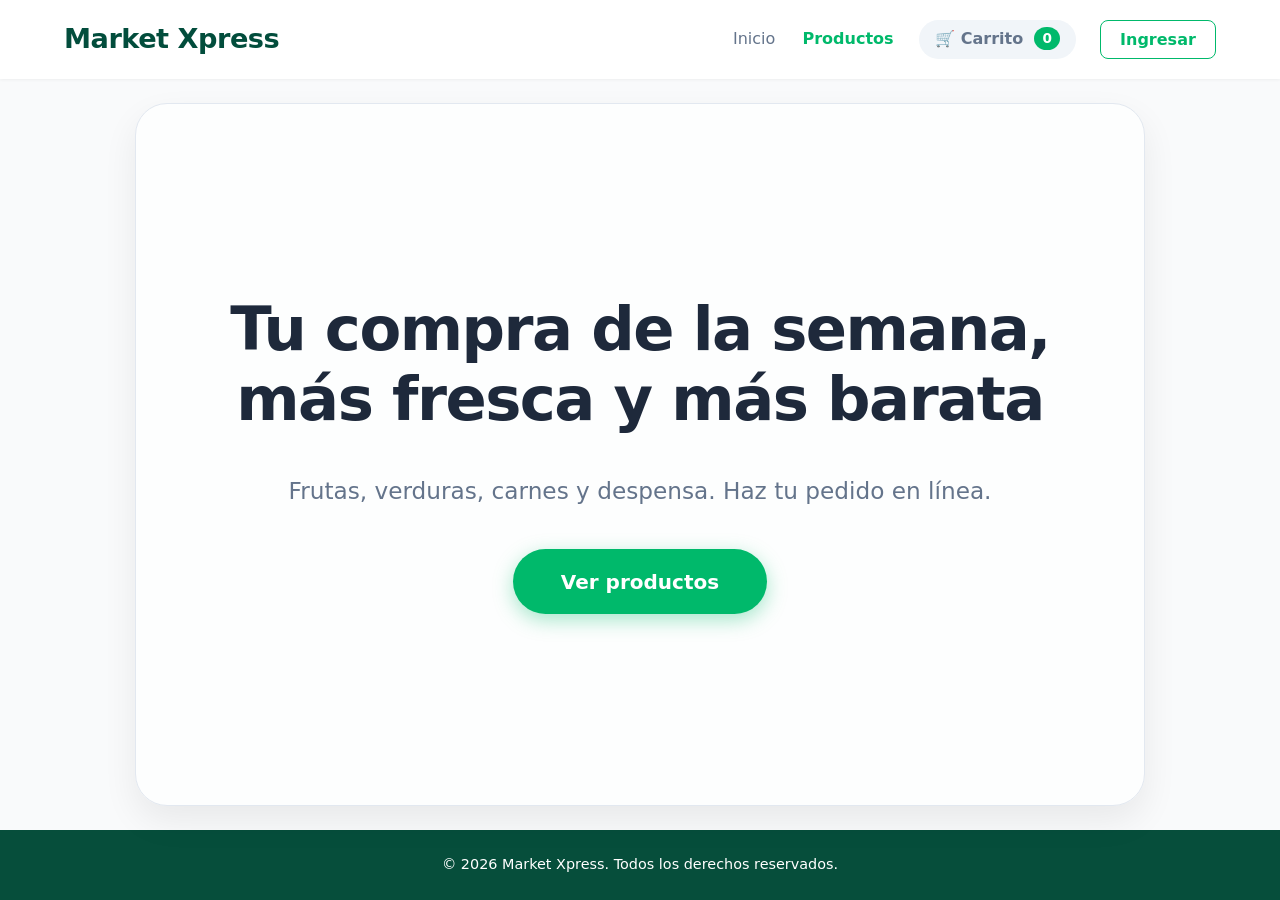
<file: index.html>
<!doctype html>
<html lang="es">
  <head>
    <meta charset="UTF-8" />
    <meta name="viewport" content="width=device-width, initial-scale=1.0" />
    <title>Inicio | Market Xpress</title>
    <link rel="stylesheet" href="css/global.css" />
    <link rel="stylesheet" href="css/index.css" />
  </head>
  <body>
    <header class="encabezado">
      <a class="logo" href="index.html">Market Xpress</a>
      <nav class="menu">
        <a href="index.html">Inicio</a>
        <a href="productos.html">Productos</a>
        <a href="carrito.html">
           🛒 Carrito 
          <span id="cuenta">0</span>
        </a>
        <a href="login.html">Ingresar</a>
      </nav>
    </header>

    <main>
      <section class="banner">
        <h1>Tu compra de la semana, más fresca y más barata</h1>
        <p>Frutas, verduras, carnes y despensa. Haz tu pedido en línea.</p>
        <a class="boton" href="productos.html">Ver productos</a>
      </section>
    </main>

    <footer class="pie">
      © 2026 Market Xpress. Todos los derechos reservados.
    </footer>
  </body>
</html>
</file>
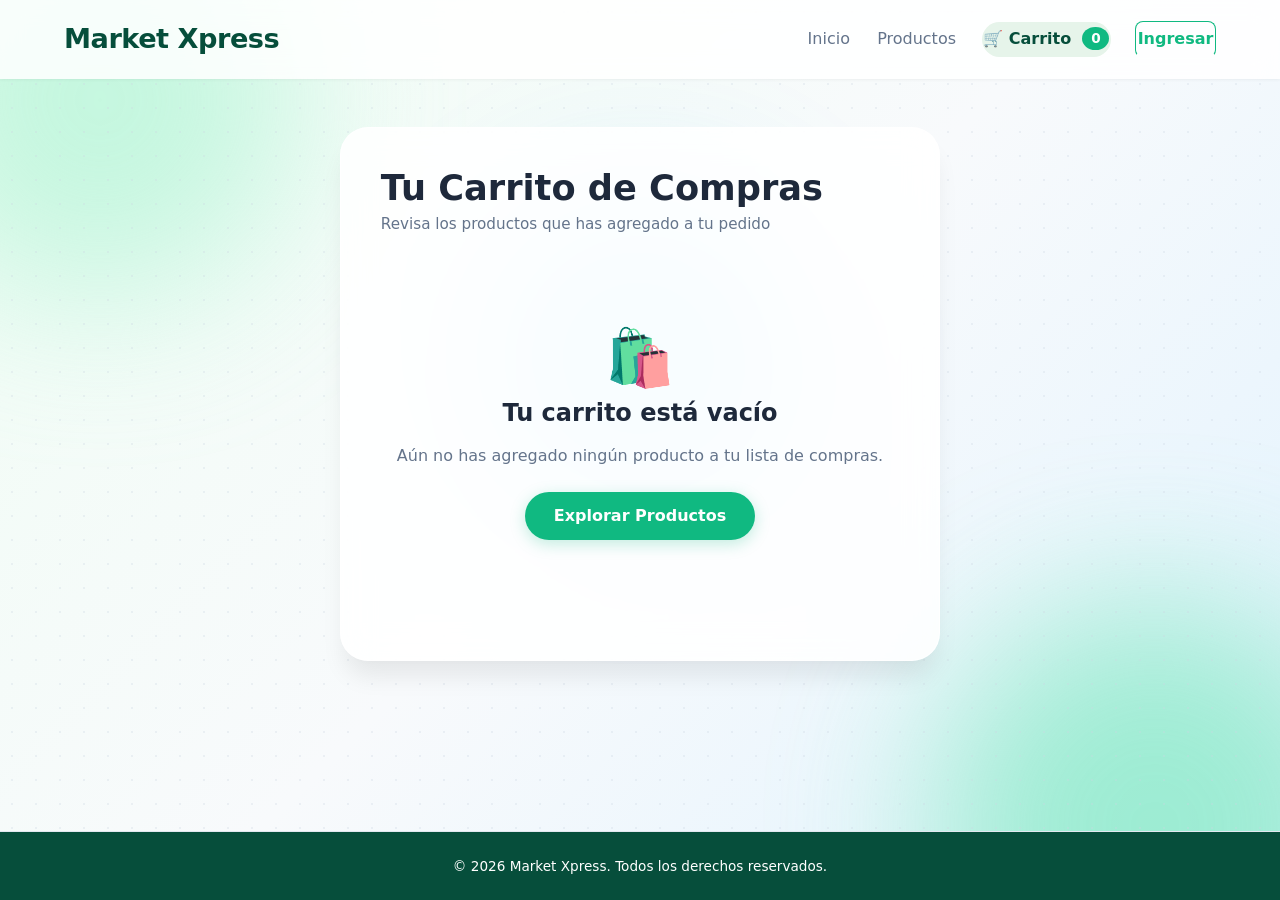
<file: carrito.html>
<!doctype html>
<html lang="es">
  <head>
    <meta charset="UTF-8" />
    <meta name="viewport" content="width=device-width, initial-scale=1.0" />
    <title>Carrito | Market Xpress</title>
    <link rel="stylesheet" href="css/global.css" />
    <link rel="stylesheet" href="css/carrito.css" />
  </head>
  <body>
    <!-- CONTENEDOR DECORATIVO DE FONDO -->
    <aside class="fondo-creativo" aria-hidden="true">
      <span class="blob blob-1"></span>
      <span class="blob blob-2"></span>
      <span class="blob blob-3"></span>
      <span class="malla-puntos"></span>
    </aside>

    <!-- ENCABEZADO PRINCIPAL -->
    <header class="encabezado">
      <a class="logo" href="index.html">Market Xpress</a>
      <nav class="menu" aria-label="Navegación principal">
        <a href="index.html">Inicio</a>
        <a href="productos.html">Productos</a>
        <a href="carrito.html" class="cart-link activo" aria-current="page">
          🛒 Carrito
          <span id="cuenta">0</span>
        </a>
        <a href="login.html" class="btn-ingresar">Ingresar</a>
      </nav>
    </header>

    <!-- CONTENIDO PRINCIPAL -->
    <main class="contenedor-principal">
      <article class="tarjeta-carrito anim-entrada">
        <header class="header-carrito">
          <section>
            <h1>Tu Carrito de Compras</h1>
            <p class="subtitulo-carrito">Revisa los productos que has agregado a tu pedido</p>
          </section>
          <mark class="badge-envio" id="badge-envio">🚚 Envío fijo: $2.00</mark>
        </header>

        <!-- ESTADO VACÍO -->
        <section id="vacio" class="estado-vacio" style="display: none;">
          <span class="icono-vacio" role="img" aria-label="Bolsa de compras">🛍️</span>
          <h2>Tu carrito está vacío</h2>
          <p>Aún no has agregado ningún producto a tu lista de compras.</p>
          <a class="boton-explorar" href="productos.html">Explorar Productos</a>
        </section>

        <!-- LISTA DE PRODUCTOS -->
        <section id="contenedor-productos" class="lista-productos" aria-label="Lista de artículos en el carrito">
          <!-- Renderizado dinámico con <article class="tarjeta-producto-item"> -->
        </section>

        <!-- RESUMEN Y FORMULARIO DE CHECKOUT -->
        <aside class="resumen-pago" id="resumen">
          
          <!-- SELECCIÓN DE MÉTODO DE PAGO -->
          <section class="seccion-metodo-pago">
            <h3 class="titulo-pago">Selecciona tu método de pago:</h3>
            <form class="opciones-pago">
              <label class="opcion-pago activa" id="lbl-efectivo">
                <input type="radio" name="pago" value="Efectivo" checked onchange="actualizarMetodoPago('Efectivo')">
                <span class="icono-pago">💵</span>
                <span>Efectivo</span>
              </label>
              <label class="opcion-pago" id="lbl-tarjeta">
                <input type="radio" name="pago" value="Tarjeta" onchange="actualizarMetodoPago('Tarjeta')">
                <span class="icono-pago">💳</span>
                <span>Tarjeta</span>
              </label>
            </form>
          </section>

          <!-- FORMULARIO DE TARJETA CON CAMPOS Y VALIDACIONES NATIVAS -->
          <fieldset id="contenedor-tarjeta" class="formulario-tarjeta-box" style="display: none;">
            <legend class="header-tarjeta-form">
              <span class="subtitulo-form-tarjeta">🔒 Ingresa los datos de tu tarjeta</span>
              <span class="iconos-marcas">
                <span>💳 Visa</span>
                <span>💳 Mastercard</span>
              </span>
            </legend>

            <section class="grupo-tarjeta-campo">
              <label for="num-tarjeta">Número de tarjeta</label>
              <input 
                type="text" 
                id="num-tarjeta" 
                placeholder="1234 5678 9101 1121" 
                maxlength="19"
                inputmode="numeric"
                pattern="[0-9\s]{16,19}"
                autocomplete="cc-number"
                oninput="formatearNumeroTarjeta(this)"
              />
            </section>

            <section class="grupo-tarjeta-campo">
              <label for="nombre-tarjeta">Nombre del titular</label>
              <input 
                type="text" 
                id="nombre-tarjeta" 
                placeholder="Ej. Juan Pérez" 
                autocomplete="cc-name"
              />
            </section>

            <section class="fila-dos-campos">
              <section class="grupo-tarjeta-campo">
                <label for="exp-tarjeta">Expiración</label>
                <input 
                  type="text" 
                  id="exp-tarjeta" 
                  placeholder="MM/AA" 
                  maxlength="5"
                  pattern="(0[1-9]|1[0-2])\/[0-9]{2}"
                  autocomplete="cc-exp"
                  oninput="formatearExpiracion(this)"
                />
              </section>
              <section class="grupo-tarjeta-campo">
                <label for="cvv-tarjeta">Código CVV</label>
                <input 
                  type="password" 
                  id="cvv-tarjeta" 
                  placeholder="123" 
                  maxlength="4"
                  inputmode="numeric"
                  pattern="[0-9]{3,4}"
                  autocomplete="cc-csc"
                />
              </section>
            </section>
          </fieldset>

          <!-- DESGLOSE DE COBRO -->
          <section class="desglose-precios" aria-label="Desglose de cobro">
            <p class="linea-desglose">
              <span>Subtotal de productos:</span>
              <span id="subtotal-txt" class="monto-dinamico">$0.00</span>
            </p>
            <p class="linea-desglose">
              <span>Costo de envío:</span>
              <span id="envio-txt" class="monto-dinamico">$2.00</span>
            </p>
            <p class="linea-desglose total-final">
              <span>Total a pagar:</span>
              <strong id="total" class="monto-dinamico">$0.00</strong>
            </p>
          </section>

          <button class="boton-pagar-animado" id="pagar" type="button">
            <span>Finalizar compra</span>
            <svg class="icono-flecha" viewBox="0 0 24 24" fill="none" stroke="currentColor" stroke-width="2.5" aria-hidden="true">
              <path d="M5 12h14M12 5l7 7-7 7"/>
            </svg>
          </button>
        </aside>
      </article>
    </main>

    <!-- MODAL POP-UP DE ERROR -->
    <aside id="modal-error-tarjeta" class="modal-overlay" style="display: none;" role="dialog" aria-modal="true">
      <article class="modal-tarjeta">
        <span class="modal-icono" role="img" aria-label="Advertencia">⚠️</span>
        <h2>Datos incompletos</h2>
        <p class="modal-subtitulo" id="msg-error-tarjeta">Por favor, completa todos los datos de tu tarjeta para procesar el pago.</p>
        <button class="boton-pagar-animado" type="button" onclick="cerrarModalErrorTarjeta()">
          <span>Corregir datos</span>
        </button>
      </article>
    </aside>

    <!-- MODAL POP-UP DE CONFIRMACIÓN -->
    <aside id="modal-confirmacion" class="modal-overlay" style="display: none;" role="dialog" aria-modal="true">
      <article class="modal-tarjeta">
        <span class="modal-icono" role="img" aria-label="Celebración">🎉</span>
        <h2>¡Gracias por tu compra!</h2>
        <p class="modal-subtitulo">Tu pedido ha sido procesado con éxito en <strong>Market Xpress</strong>.</p>

        <section class="modal-resumen-box">
          <p class="modal-linea">
            <span>Método de pago:</span>
            <strong id="modal-metodo-pago">Efectivo</strong>
          </p>
          <p class="modal-linea">
            <span>Total pagado:</span>
            <strong id="modal-total-pagado" class="monto-verde">$0.00</strong>
          </p>
          <p class="modal-linea">
            <span>Tiempo de entrega:</span>
            <span>30 - 45 min 🚚</span>
          </p>
        </section>

        <button class="boton-pagar-animado" type="button" onclick="cerrarModalExito()">
          <span>Aceptar y Continuar</span>
        </button>
      </article>
    </aside>

    <footer class="pie">
      © 2026 Market Xpress. Todos los derechos reservados.
    </footer>

    <script src="js/carrito.js"></script>
    <script>
      const COSTO_ENVIO_FIJO = 2.00;
      let metodoPagoSeleccionado = "Efectivo";

      function actualizarMetodoPago(metodo) {
        metodoPagoSeleccionado = metodo;
        document.getElementById("lbl-efectivo").classList.toggle("activa", metodo === "Efectivo");
        document.getElementById("lbl-tarjeta").classList.toggle("activa", metodo === "Tarjeta");

        const formTarjeta = document.getElementById("contenedor-tarjeta");
        formTarjeta.style.display = metodo === "Tarjeta" ? "block" : "none";
      }

      function formatearNumeroTarjeta(input) {
        let val = input.value.replace(/\D/g, "").substring(0, 16);
        let partes = val.match(/.{1,4}/g);
        input.value = partes ? partes.join(" ") : "";
      }

      function formatearExpiracion(input) {
        let val = input.value.replace(/\D/g, "");
        if (val.length >= 2) {
          input.value = val.substring(0, 2) + "/" + val.substring(2, 4);
        } else {
          input.value = val;
        }
      }

      function obtenerCarrito() {
        if (typeof leer === "function") return leer() || [];
        try {
          return JSON.parse(localStorage.getItem("carrito")) || [];
        } catch(e) { return []; }
      }

      function guardarCarrito(c) {
        if (typeof guardar === "function") guardar(c);
        else localStorage.setItem("carrito", JSON.stringify(c));
      }

      function dibujar() {
        const c = obtenerCarrito();
        const cont = document.getElementById("contenedor-productos");
        const cuentaEl = document.getElementById("cuenta");
        const vacioEl = document.getElementById("vacio");
        const resumenEl = document.getElementById("resumen");
        const badgeEnvio = document.getElementById("badge-envio");

        const totalUnidades = c.reduce((sum, item) => sum + item.q, 0);
        if (cuentaEl) cuentaEl.textContent = totalUnidades;

        if (!c || c.length === 0 || totalUnidades === 0) {
          cont.innerHTML = "";
          vacioEl.style.display = "block";
          resumenEl.style.display = "none";
          if (badgeEnvio) badgeEnvio.style.display = "none";
          return;
        }

        vacioEl.style.display = "none";
        resumenEl.style.display = "flex";
        if (badgeEnvio) badgeEnvio.style.display = "inline-block";

        // Renderizado usando etiquetas semánticas <article>
        cont.innerHTML = c
          .map((item, index) => {
            const subtotalItem = (item.p * item.q).toFixed(2);
            return `
              <article class="tarjeta-producto-item" id="prod-${index}">
                <section class="info-producto">
                  <header class="detalles-prod">
                    <strong class="nombre-prod">${item.n}</strong>
                    <span class="precio-unitario">$${parseFloat(item.p).toFixed(2)} c/u</span>
                  </header>
                </section>

                <section class="controles-cantidad">
                  <button type="button" class="btn-cant" onclick="cambiarCantidad(${index}, -1)" aria-label="Disminuir cantidad">-</button>
                  <span class="num-cant">${item.q}</span>
                  <button type="button" class="btn-cant" onclick="cambiarCantidad(${index}, 1)" aria-label="Aumentar cantidad">+</button>
                </section>

                <section class="subtotal-item">
                  <span class="label-sub">Subtotal</span>
                  <strong class="monto-sub">$${subtotalItem}</strong>
                </section>

                <button type="button" class="btn-eliminar" onclick="eliminarProducto(${index})" aria-label="Quitar producto">
                  🗑️
                </button>
              </article>
            `;
          })
          .join("");

        const subtotal = c.reduce((sum, item) => sum + (item.p * item.q), 0);
        const totalConEnvio = subtotal + COSTO_ENVIO_FIJO;

        document.getElementById("subtotal-txt").textContent = "$" + subtotal.toFixed(2);
        document.getElementById("envio-txt").textContent = "$" + COSTO_ENVIO_FIJO.toFixed(2);
        document.getElementById("total").textContent = "$" + totalConEnvio.toFixed(2);
      }

      function cambiarCantidad(index, delta) {
        let c = obtenerCarrito();
        if (c[index]) {
          c[index].q += delta;
          if (c[index].q <= 0) c.splice(index, 1);
          guardarCarrito(c);
          dibujar();
        }
      }

      function eliminarProducto(index) {
        const el = document.getElementById(`prod-${index}`);
        if (el) {
          el.classList.add("salida-animada");
          setTimeout(() => {
            let c = obtenerCarrito();
            c.splice(index, 1);
            guardarCarrito(c);
            dibujar();
          }, 250);
        }
      }

      document.getElementById("pagar").addEventListener("click", () => {
        const c = obtenerCarrito();
        if (!c || c.length === 0) return;

        if (metodoPagoSeleccionado === "Tarjeta") {
          const numTarj = document.getElementById("num-tarjeta").value.trim();
          const nomTarj = document.getElementById("nombre-tarjeta").value.trim();
          const expTarj = document.getElementById("exp-tarjeta").value.trim();
          const cvvTarj = document.getElementById("cvv-tarjeta").value.trim();

          if (!numTarj || numTarj.length < 14 || !nomTarj || !expTarj || !cvvTarj) {
            document.getElementById("modal-error-tarjeta").style.display = "flex";
            return;
          }
        }

        const subtotal = c.reduce((sum, item) => sum + (item.p * item.q), 0);
        const totalFinal = (subtotal + COSTO_ENVIO_FIJO).toFixed(2);

        if (metodoPagoSeleccionado === "Efectivo") {
          document.getElementById("modal-metodo-pago").textContent = "💵 Efectivo (Pago contra entrega)";
        } else {
          const numTarj = document.getElementById("num-tarjeta").value.replace(/\s/g, "");
          const ultimos4 = numTarj.slice(-4) || "8892";
          document.getElementById("modal-metodo-pago").textContent = `💳 Tarjeta (**** ${ultimos4})`;
        }

        document.getElementById("modal-total-pagado").textContent = "$" + totalFinal;
        document.getElementById("modal-confirmacion").style.display = "flex";
      });

      function cerrarModalErrorTarjeta() {
        document.getElementById("modal-error-tarjeta").style.display = "none";
      }

      function cerrarModalExito() {
        document.getElementById("modal-confirmacion").style.display = "none";
        guardarCarrito([]);
        dibujar();
      }

      dibujar();
    </script>
  </body>
</html>
</file>
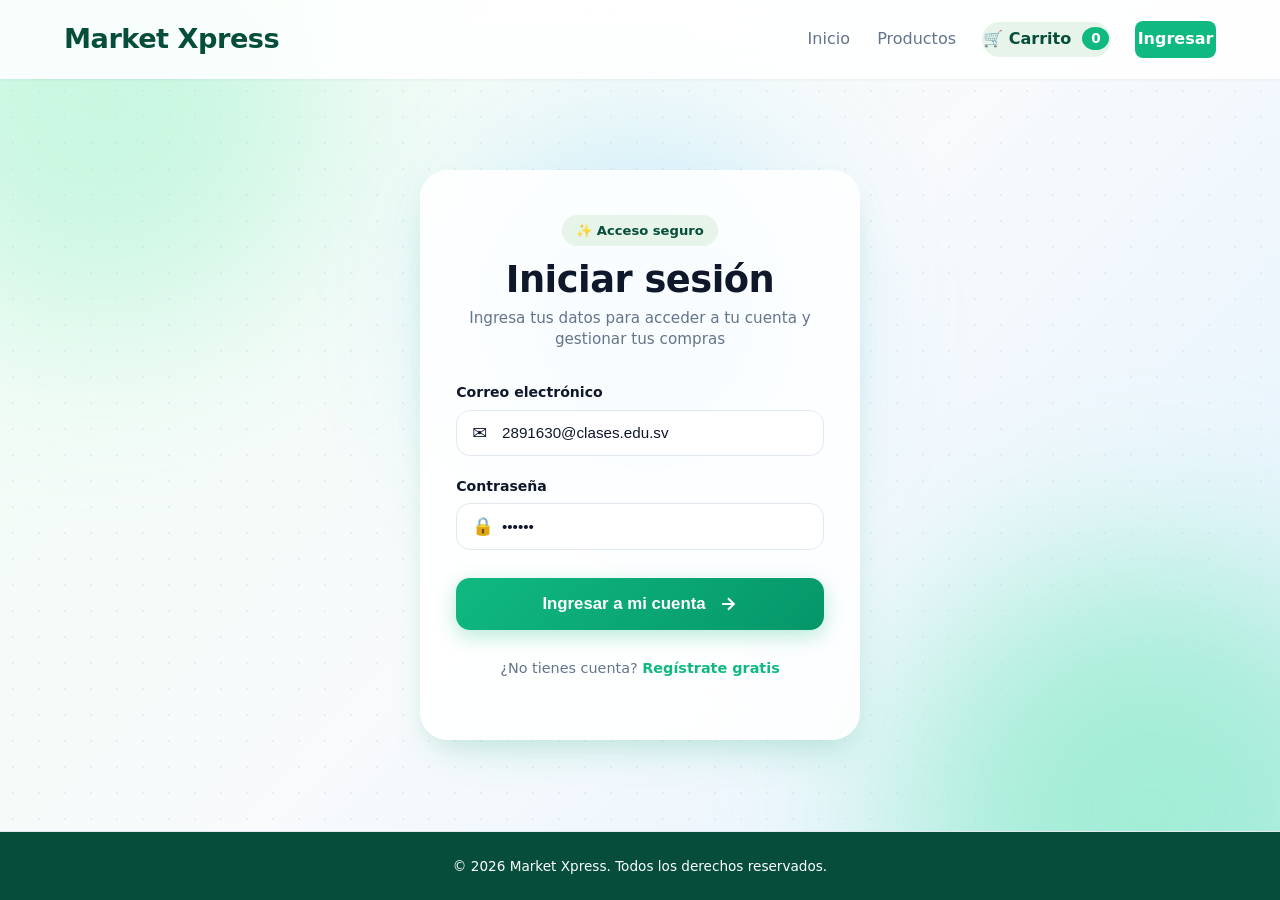
<file: login.html>
<!doctype html>
<html lang="es">
  <head>
    <meta charset="UTF-8" />
    <meta name="viewport" content="width=device-width, initial-scale=1.0" />
    <title>Iniciar sesión | Market Xpress</title>
    <link rel="stylesheet" href="css/global.css" />
    <link rel="stylesheet" href="css/login.css" />
  </head>
  <body>

    <!-- FONDO DECORATIVO -->
    <aside class="fondo-creativo" aria-hidden="true">
      <span class="blob blob-1"></span>
      <span class="blob blob-2"></span>
      <span class="blob blob-3"></span>
      <span class="malla-puntos"></span>
    </aside>

    <!-- ENCABEZADO -->
    <header class="encabezado">
      <a class="logo" href="index.html">Market Xpress</a>
      <nav class="menu" aria-label="Navegación principal">
        <a href="index.html">Inicio</a>
        <a href="productos.html">Productos</a>
        <a href="carrito.html" class="cart-link">
          🛒 Carrito
          <span id="cuenta">0</span>
        </a>
        <a href="login.html" class="btn-ingresar activo" aria-current="page">Ingresar</a>
      </nav>
    </header>

    <!-- CONTENIDO PRINCIPAL -->
    <main class="contenedor-principal">
      <article class="tarjeta-login anim-entrada">
        <header>
          <mark class="badge-bienvenida">✨ Acceso seguro</mark>
          <h1>Iniciar sesión</h1>
          <p class="subtitulo-login">Ingresa tus datos para acceder a tu cuenta y gestionar tus compras</p>
        </header>

        <form id="form-login" onsubmit="procesarLogin(event)">
          
          <section class="grupo-campo">
            <label for="email">Correo electrónico</label>
            <span class="input-contenedor">
              <span class="icono-input" aria-hidden="true">✉️</span>
              <input 
                type="email" 
                id="email" 
                placeholder="ejemplo@correo.com" 
                autocomplete="email"
                required 
                value="2891630@clases.edu.sv"
              />
            </span>
          </section>

          <section class="grupo-campo">
            <label for="password">Contraseña</label>
            <span class="input-contenedor">
              <span class="icono-input" aria-hidden="true">🔒</span>
              <input 
                type="password" 
                id="password" 
                placeholder="••••••••" 
                autocomplete="current-password"
                required 
                value="123456"
              />
            </span>
          </section>

          <button type="submit" class="boton-ingresar">
            <span>Ingresar a mi cuenta</span>
            <svg class="icono-flecha" viewBox="0 0 24 24" fill="none" stroke="currentColor" stroke-width="2.5" aria-hidden="true">
              <path d="M5 12h14M12 5l7 7-7 7"/>
            </svg>
          </button>
        </form>

        <footer>
          <p class="pie-tarjeta">
            ¿No tienes cuenta? <a href="registrarse.html">Regístrate gratis</a>
          </p>
        </footer>
      </article>
    </main>

    <!-- MODAL POP-UP DE SESIÓN INICIADA -->
    <aside id="modal-login" class="modal-overlay" style="display: none;" role="dialog" aria-modal="true">
      <article class="modal-tarjeta">
        <span class="modal-icono anim-pop" role="img" aria-label="Saludo">👋</span>
        <h2>¡Bienvenido de nuevo!</h2>
        <p class="modal-subtitulo">Has iniciado sesión correctamente en <strong>Market Xpress</strong>.</p>

        <section class="modal-resumen-box">
          <p class="modal-linea">
            <span>Usuario conectado:</span>
            <strong id="modal-email-txt">correo@ejemplo.com</strong>
          </p>
          <p class="modal-linea">
            <span>Estado de sesión:</span>
            <strong class="monto-verde">Activa ✅</strong>
          </p>
        </section>

        <button type="button" class="boton-modal-continuar" onclick="redireccionarInicio()">
          <span>Ir a la tienda 🚀</span>
        </button>
      </article>
    </aside>

    <footer class="pie">
      © 2026 Market Xpress. Todos los derechos reservados.
    </footer>

    <script>
      function actualizarContadorCarrito() {
        try {
          const c = JSON.parse(localStorage.getItem("carrito")) || [];
          const totalUnidades = c.reduce((sum, item) => sum + item.q, 0);
          document.getElementById("cuenta").textContent = totalUnidades;
        } catch (e) {
          document.getElementById("cuenta").textContent = "0";
        }
      }

      function procesarLogin(event) {
        event.preventDefault();
        const emailIngresado = document.getElementById("email").value;
        document.getElementById("modal-email-txt").textContent = emailIngresado;
        document.getElementById("modal-login").style.display = "flex";
      }

      function redireccionarInicio() {
        window.location.href = "index.html";
      }

      actualizarContadorCarrito();
    </script>
  </body>
</html>
</file>
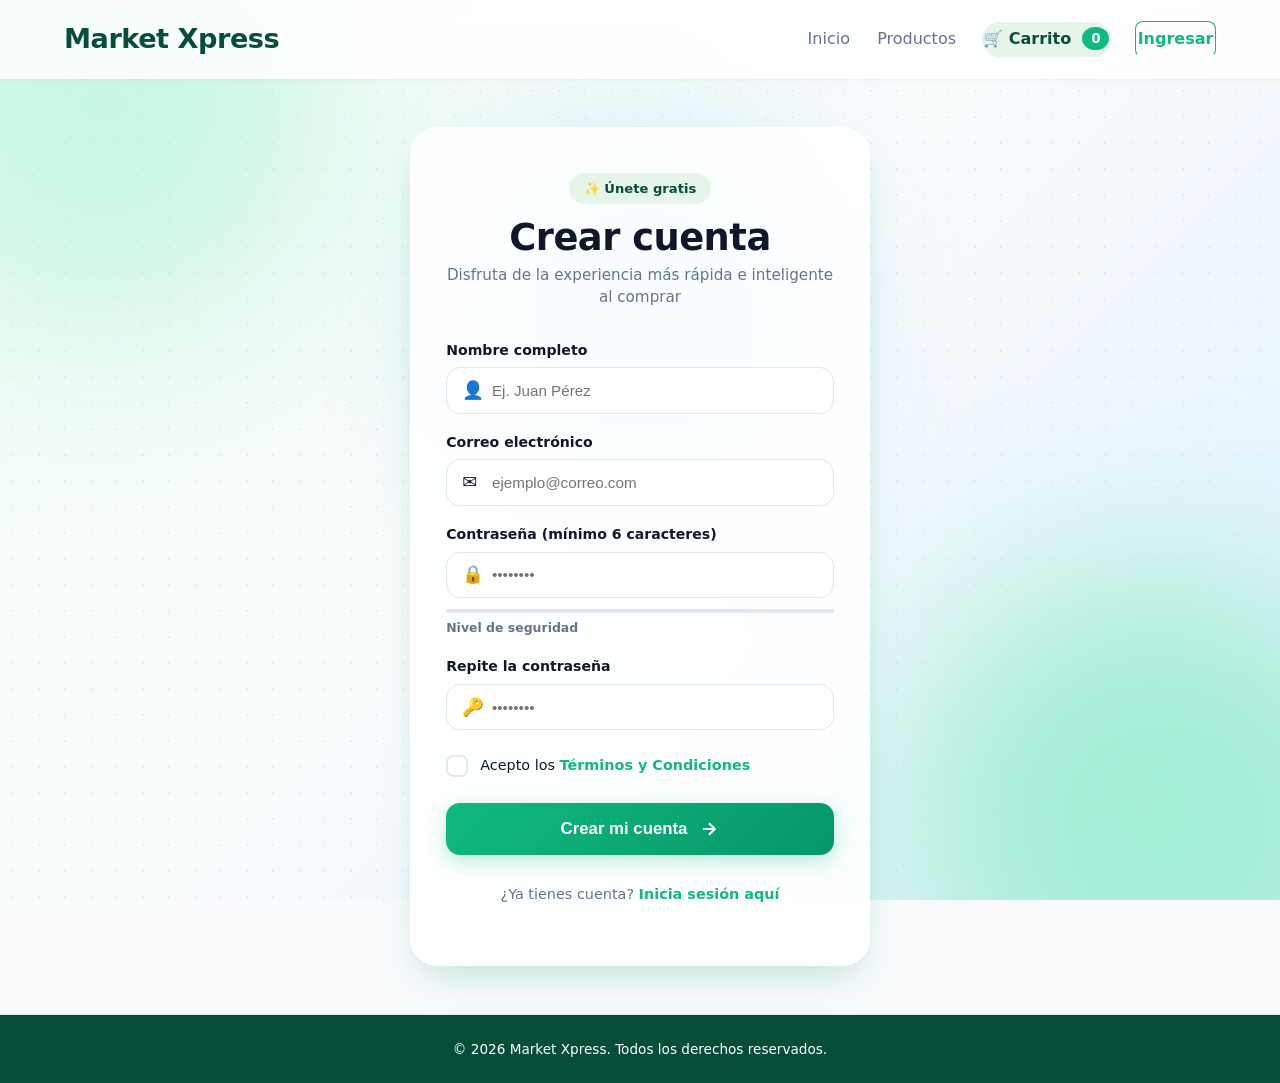
<file: registrarse.html>
<!doctype html>
<html lang="es">
  <head>
    <meta charset="UTF-8" />
    <meta name="viewport" content="width=device-width, initial-scale=1.0" />
    <title>Registrarse | Market Xpress</title>
    <link rel="stylesheet" href="css/global.css" />
    <link rel="stylesheet" href="css/registrarse.css" />
  </head>
  <body>

    <!-- FONDO DECORATIVO -->
    <aside class="fondo-creativo" aria-hidden="true">
      <span class="blob blob-1"></span>
      <span class="blob blob-2"></span>
      <span class="blob blob-3"></span>
      <span class="malla-puntos"></span>
    </aside>

    <!-- ENCABEZADO -->
    <header class="encabezado">
      <a class="logo" href="index.html">Market Xpress</a>
      <nav class="menu" aria-label="Navegación principal">
        <a href="index.html">Inicio</a>
        <a href="productos.html">Productos</a>
        <a href="carrito.html" class="cart-link">
          🛒 Carrito
          <span id="cuenta">0</span>
        </a>
        <a href="login.html" class="btn-ingresar">Ingresar</a>
      </nav>
    </header>

    <!-- CONTENIDO PRINCIPAL -->
    <main class="contenedor-principal">
      <article class="tarjeta-registro anim-entrada">
        <header>
          <mark class="badge-bienvenida">✨ Únete gratis</mark>
          <h1>Crear cuenta</h1>
          <p class="subtitulo-registro">Disfruta de la experiencia más rápida e inteligente al comprar</p>
        </header>

        <form id="form-registro" onsubmit="procesarRegistro(event)">
          
          <section class="grupo-campo">
            <label for="nombre">Nombre completo</label>
            <span class="input-contenedor">
              <span class="icono-input" aria-hidden="true">👤</span>
              <input 
                type="text" 
                id="nombre" 
                placeholder="Ej. Juan Pérez" 
                autocomplete="name"
                required 
              />
            </span>
          </section>

          <section class="grupo-campo">
            <label for="email">Correo electrónico</label>
            <span class="input-contenedor">
              <span class="icono-input" aria-hidden="true">✉️</span>
              <input 
                type="email" 
                id="email" 
                placeholder="ejemplo@correo.com" 
                autocomplete="email"
                required 
              />
            </span>
          </section>

          <section class="grupo-campo">
            <label for="password">Contraseña (mínimo 6 caracteres)</label>
            <span class="input-contenedor">
              <span class="icono-input" aria-hidden="true">🔒</span>
              <input 
                type="password" 
                id="password" 
                placeholder="••••••••" 
                minlength="6"
                autocomplete="new-password"
                oninput="evaluarFuerzaContrasena(this.value)"
                required 
              />
            </span>
            <div class="medidor-fuerza">
              <div id="barra-fuerza" class="barra-fuerza"></div>
            </div>
            <span id="texto-fuerza" class="texto-fuerza">Nivel de seguridad</span>
          </section>

          <section class="grupo-campo">
            <label for="confirm-password">Repite la contraseña</label>
            <span class="input-contenedor">
              <span class="icono-input" aria-hidden="true">🔑</span>
              <input 
                type="password" 
                id="confirm-password" 
                placeholder="••••••••" 
                minlength="6"
                autocomplete="new-password"
                required 
              />
            </span>
          </section>

          <section class="grupo-checkbox">
            <label class="contenedor-check">
              <input type="checkbox" id="terminos" required />
              <span class="check-custom">
                <svg viewBox="0 0 24 24" fill="none" stroke="currentColor" stroke-width="3" aria-hidden="true">
                  <polyline points="20 6 9 17 4 12"></polyline>
                </svg>
              </span>
              <span class="texto-check">
                Acepto los <a href="javascript:void(0)" onclick="abrirModalTerminos()">Términos y Condiciones</a>
              </span>
            </label>
          </section>

          <button type="submit" class="boton-registrarse">
            <span>Crear mi cuenta</span>
            <svg class="icono-flecha" viewBox="0 0 24 24" fill="none" stroke="currentColor" stroke-width="2.5" aria-hidden="true">
              <path d="M5 12h14M12 5l7 7-7 7"/>
            </svg>
          </button>
        </form>

        <footer>
          <p class="pie-tarjeta">
            ¿Ya tienes cuenta? <a href="login.html">Inicia sesión aquí</a>
          </p>
        </footer>
      </article>
    </main>

    <!-- MODAL TÉRMINOS Y CONDICIONES -->
    <aside id="modal-terminos" class="modal-overlay" style="display: none;" role="dialog" aria-modal="true">
      <article class="modal-tarjeta modal-terminos-box">
        <header class="modal-header-terminos">
          <span class="modal-icono-mini" role="img" aria-label="Documento">📜</span>
          <h2>Términos y Condiciones</h2>
        </header>
        <section class="modal-cuerpo-terminos">
          <p><strong>Bienvenido a Market Xpress.</strong> Por favor revisa nuestras políticas:</p>
          <ul class="lista-terminos">
            <li><strong>👤 Datos de Cuenta:</strong> Tu información es confidencial.</li>
            <li><strong>🚚 Envíos y Pagos:</strong> Tarifa fija transparente de $2.00 por envío.</li>
            <li><strong>💵 Métodos Aceptados:</strong> Efectivo contra entrega y tarjetas autorizadas.</li>
            <li><strong>🔒 Seguridad:</strong> Estándares avanzados de protección de datos.</li>
          </ul>
        </section>
        <button type="button" class="boton-modal-continuar" onclick="aceptarTerminosModal()">
          <span>Aceptar y Continuar</span>
        </button>
      </article>
    </aside>

    <!-- MODAL ATENCIÓN / ERROR -->
    <aside id="modal-error" class="modal-overlay" style="display: none;" role="dialog" aria-modal="true">
      <article class="modal-tarjeta">
        <span class="modal-icono anim-bounce" role="img" aria-label="Advertencia">⚠️</span>
        <h2>¡Atención!</h2>
        <p id="modal-error-mensaje" class="modal-subtitulo">
          Las contraseñas no coinciden. Verifícalas e intenta de nuevo.
        </p>
        <button type="button" class="boton-modal-error" onclick="cerrarModalError()">
          <span>Corregir e Intentar</span>
        </button>
      </article>
    </aside>

    <!-- MODAL REGISTRO EXITOSO -->
    <aside id="modal-exito" class="modal-overlay" style="display: none;" role="dialog" aria-modal="true">
      <article class="modal-tarjeta">
        <span class="modal-icono anim-pop" role="img" aria-label="Celebración">🎉</span>
        <h2>¡Cuenta Creada!</h2>
        <p class="modal-subtitulo">Te has registrado con éxito en <strong>Market Xpress</strong>.</p>

        <section class="modal-resumen-box">
          <p class="modal-linea">
            <span>Nombre:</span>
            <strong id="modal-nombre-txt">Juan Pérez</strong>
          </p>
          <p class="modal-linea">
            <span>Correo:</span>
            <strong id="modal-email-txt">correo@ejemplo.com</strong>
          </p>
          <p class="modal-linea">
            <span>Estado:</span>
            <strong class="monto-verde">Activa y Verificada ✅</strong>
          </p>
        </section>

        <button type="button" class="boton-modal-continuar" onclick="redireccionarLogin()">
          <span>Iniciar sesión ahora 🚀</span>
        </button>
      </article>
    </aside>

    <footer class="pie">
      © 2026 Market Xpress. Todos los derechos reservados.
    </footer>

    <script>
      function actualizarContadorCarrito() {
        try {
          const c = JSON.parse(localStorage.getItem("carrito")) || [];
          const totalUnidades = c.reduce((sum, item) => sum + item.q, 0);
          document.getElementById("cuenta").textContent = totalUnidades;
        } catch (e) {
          document.getElementById("cuenta").textContent = "0";
        }
      }

      function evaluarFuerzaContrasena(val) {
        const barra = document.getElementById("barra-fuerza");
        const texto = document.getElementById("texto-fuerza");

        if (!val) {
          barra.style.width = "0%";
          barra.style.backgroundColor = "#e2e8f0";
          texto.textContent = "Nivel de seguridad";
          return;
        }

        if (val.length < 6) {
          barra.style.width = "30%";
          barra.style.backgroundColor = "#ef4444";
          texto.textContent = "Seguridad: Débil 🔴";
        } else if (val.length >= 6 && val.length < 10) {
          barra.style.width = "65%";
          barra.style.backgroundColor = "#f59e0b";
          texto.textContent = "Seguridad: Media 🟡";
        } else {
          barra.style.width = "100%";
          barra.style.backgroundColor = "#10b981";
          texto.textContent = "Seguridad: Excelente 🟢";
        }
      }

      function abrirModalTerminos() {
        document.getElementById("modal-terminos").style.display = "flex";
      }

      function aceptarTerminosModal() {
        document.getElementById("terminos").checked = true;
        document.getElementById("modal-terminos").style.display = "none";
      }

      function procesarRegistro(event) {
        event.preventDefault();

        const nombre = document.getElementById("nombre").value.trim();
        const email = document.getElementById("email").value.trim();
        const pass1 = document.getElementById("password").value;
        const pass2 = document.getElementById("confirm-password").value;
        const terminos = document.getElementById("terminos").checked;

        if (pass1 !== pass2) {
          mostrarErrorModal("Las contraseñas no coinciden. Verifícalas e intenta de nuevo.");
          return;
        }

        if (!terminos) {
          mostrarErrorModal("Debes aceptar los Términos y Condiciones para continuar.");
          return;
        }

        document.getElementById("modal-nombre-txt").textContent = nombre;
        document.getElementById("modal-email-txt").textContent = email;
        document.getElementById("modal-exito").style.display = "flex";
      }

      function mostrarErrorModal(mensaje) {
        document.getElementById("modal-error-mensaje").textContent = mensaje;
        document.getElementById("modal-error").style.display = "flex";
      }

      function cerrarModalError() {
        document.getElementById("modal-error").style.display = "none";
      }

      function redireccionarLogin() {
        window.location.href = "login.html";
      }

      actualizarContadorCarrito();
    </script>
  </body>
</html>
</file>
<file: css/global.css>
:root {
  --verde: #1f7a3d;
  --verde-osc: #0f3d22;
  --etiqueta: #ffd23f;
  --fondo: #eef5ee;
  --texto: #1b2b20;
}
* {
  box-sizing: border-box;
}
body {
  margin: 0;
  font-family: "Segoe UI", Arial, sans-serif;
  background: var(--fondo);
  color: var(--texto);
  line-height: 1.5;
}
a {
  color: inherit;
}
.encabezado {
  background: var(--verde-osc);
  color: #fff;
  display: flex;
  flex-wrap: wrap;
  align-items: center;
  justify-content: space-between;
  gap: 1rem;
  padding: 0.8rem 5%;
}
.logo {
  font-size: 1.4rem;
  font-weight: 800;
  text-decoration: none;
}
.menu {
  display: flex;
  gap: 1.2rem;
  align-items: center;
}
.menu a {
  text-decoration: none;
  padding: 0.3rem 0.1rem;
  border-bottom: 2px solid transparent;
}
.menu a:hover,
.menu a:focus-visible {
  border-color: var(--etiqueta);
}
#cuenta {
  background: var(--etiqueta);
  color: var(--verde-osc);
  border-radius: 99px;
  padding: 0 0.5rem;
  font-weight: 700;
  margin-left: 0.2rem;
}
main {
  padding: 2rem 5%;
  max-width: 1100px;
  margin: auto;
}
h1,
h2 {
  line-height: 1.15;
  color: var(--verde-osc);
}
.boton {
  display: inline-block;
  background: var(--verde);
  color: #fff;
  border: 0;
  border-radius: 6px;
  padding: 0.7rem 1.3rem;
  font: inherit;
  font-weight: 600;
  cursor: pointer;
  text-decoration: none;
}
.boton:hover {
  background: var(--verde-osc);
}
:focus-visible {
  outline: 3px solid var(--etiqueta);
  outline-offset: 2px;
}
.precio {
  display: inline-block;
  background: var(--etiqueta);
  color: #000;
  font-weight: 800;
  padding: 0.1rem 0.7rem 0.1rem 1rem;
  clip-path: polygon(12px 0, 100% 0, 100% 100%, 12px 100%, 0 50%);
}
.pie {
  background: var(--verde-osc);
  color: #cfe3d4;
  text-align: center;
  padding: 1.2rem;
  margin-top: 3rem;
}
</file>
<file: css/index.css>
/* =========================================
   VARIABLES DE COLOR Y FUENTE
   ========================================= */
:root {
  --primary-green: #00b96b;
  --dark-green: #024d3c;
  --dark-blue: #1e293b;
  --text-grey: #64748b;
  --bg-color: #f9fafb;
  --white: #ffffff;
  --border-color: #e2e8f0;
  --pill-bg: #f1f5f9;
}

html {
  height: 100%;
}

body {
  font-family: 'Segoe UI', system-ui, -apple-system, sans-serif;
  margin: 0;
  padding: 0;
  background-color: var(--bg-color);
  color: var(--dark-blue);
  /* Flexbox para mantener el footer en el fondo */
  display: flex;
  flex-direction: column;
  min-height: 100vh;
}

/* =========================================
   ENCABEZADO (Header)
   ========================================= */
.encabezado {
  display: flex;
  justify-content: space-between;
  align-items: center;
  padding: 1.2rem 5%;
  background-color: var(--white);
  box-shadow: 0 1px 3px rgba(0,0,0,0.05);
}

.logo {
  color: var(--dark-green);
  font-size: 1.7rem;
  font-weight: 900;
  text-decoration: none;
  letter-spacing: -0.5px;
}

.menu {
  display: flex;
  align-items: center;
  gap: 1.5rem;
}

.menu a {
  text-decoration: none;
  color: var(--text-grey);
  font-weight: 500;
  font-size: 1rem;
  transition: color 0.3s;
}

.menu a:hover {
  color: var(--primary-green);
}

.menu a[href="productos.html"]:not(.boton) {
  color: var(--primary-green);
  font-weight: 600;
}

.menu a[href="carrito.html"] {
  display: flex;
  align-items: center;
  gap: 0.5rem;
  background-color: var(--pill-bg);
  padding: 0.4rem 1rem;
  border-radius: 50px;
  color: var(--text-grey);
  font-weight: 600;
}

#cuenta {
  background-color: var(--primary-green);
  color: var(--white);
  border-radius: 50%;
  padding: 0.1rem 0.5rem;
  font-size: 0.85rem;
  font-weight: bold;
}

.menu a[href="login.html"] {
  color: var(--primary-green);
  border: 1.5px solid var(--primary-green);
  padding: 0.4rem 1.2rem;
  border-radius: 8px;
  font-weight: 600;
}

.menu a[href="login.html"]:hover {
  background-color: var(--primary-green);
  color: var(--white);
}

/* =========================================
   CONTENEDOR PRINCIPAL (Ancho extendido)
   ========================================= */
main {
  text-align: center;
  padding: 1.5rem 3.5%; /* Extiende la tarjeta ocupando casi todo el ancho */
  flex: 1;
  display: flex;
  flex-direction: column;
  box-sizing: border-box;
  width: 100%;
}

/* =========================================
   BANER TARJETA AMPIA CON BORDES REDONDEADOS
   ========================================= */
.banner {
  position: relative;
  flex: 1;
  width: 100%;
  min-height: 520px;
  padding: 6rem 2rem;
  border-radius: 32px; /* Bordes redondeados definidos y elegantes */
  overflow: hidden;
  display: flex;
  flex-direction: column;
  align-items: center;
  justify-content: center;
  box-sizing: border-box;
  box-shadow: 0 15px 35px rgba(0, 0, 0, 0.07); /* Sombra elegante */
  border: 1px solid var(--border-color);
}

/* Imagen de fondo difuminada */
.banner::before {
  content: "";
  position: absolute;
  top: 0;
  left: 0;
  width: 100%;
  height: 100%;
  background-image: url('https://images.unsplash.com/photo-1578916171728-46686eac8d58?q=80&w=2000&auto=format&fit=crop'); 
  background-size: cover;
  background-position: center;
  filter: blur(5px);
  z-index: -2;
  transform: scale(1.05);
}

/* Capa blanca semitransparente para legibilidad */
.banner::after {
  content: "";
  position: absolute;
  top: 0;
  left: 0;
  width: 100%;
  height: 100%;
  background-color: rgba(255, 255, 255, 0.78);
  z-index: -1;
}

.banner h1, 
.banner p, 
.banner .boton {
  position: relative;
  z-index: 1; 
}

/* Título Impactante */
.banner h1 {
  color: var(--dark-blue);
  font-size: 3.8rem;
  font-weight: 900;
  margin: 0 0 1rem 0;
  letter-spacing: -1.5px;
  max-width: 1000px;
  line-height: 1.15;
}

/* Subtítulo */
.banner p {
  color: var(--text-grey);
  font-size: 1.45rem;
  font-weight: 500;
  margin-bottom: 2.5rem;
  max-width: 800px;
}

/* Botón Principal */
.banner .boton {
  background-color: var(--primary-green);
  color: var(--white);
  padding: 1.1rem 3rem;
  border-radius: 50px;
  text-decoration: none;
  font-weight: 700;
  font-size: 1.25rem;
  box-shadow: 0 6px 20px rgba(0, 185, 107, 0.35);
  transition: transform 0.2s, background-color 0.2s, box-shadow 0.2s;
}

.banner .boton:hover {
  transform: translateY(-3px);
  background-color: #00a05c;
  box-shadow: 0 10px 28px rgba(0, 185, 107, 0.5);
}

/* =========================================
   CATEGORÍAS
   ========================================= */
h2 {
  color: var(--dark-blue);
  font-size: 1.5rem;
  margin-bottom: 1.5rem;
  text-align: left;
  max-width: 800px;
  margin: 2.5rem auto 1.5rem auto;
  padding: 0 1rem;
}

.categorias {
  display: flex;
  justify-content: center;
  gap: 0.75rem;
  flex-wrap: wrap;
  max-width: 800px;
  margin: 0 auto 3.5rem auto;
}

.categorias a {
  display: inline-flex;
  align-items: center;
  gap: 0.5rem;
  background-color: var(--white);
  border: 1px solid var(--border-color);
  color: var(--text-grey);
  padding: 0.6rem 1.25rem;
  border-radius: 50px;
  font-weight: 600;
  text-decoration: none;
  font-size: 0.95rem;
  transition: all 0.2s ease;
}

.categorias a:hover {
  border-color: var(--primary-green);
  color: var(--primary-green);
}

.categorias a:first-child {
  background-color: var(--primary-green);
  color: var(--white);
  border-color: var(--primary-green);
}

/* =========================================
   PIE DE PÁGINA (Footer)
   ========================================= */
.pie {
  text-align: center;
  padding: 1.5rem;
  background-color: #064e3b;
  color: #ffffff;
  font-size: 0.9rem;
  margin-top: auto;
}
</file>
<file: css/carrito.css>
:root {
  --verde: #10b981;
  --verde-hover: #059669;
  --verde-clarito: #e6f4ea;
  --verde-oscuro: #064e3b;
  --fondo: #f8fafc;
  --texto: #1e293b;
  --texto-suave: #64748b;
  --sombra-card: 0 20px 25px -5px rgba(0, 0, 0, 0.08), 0 8px 10px -6px rgba(0, 0, 0, 0.02);
  --transicion: all 0.3s cubic-bezier(0.4, 0, 0.2, 1);
}

/* OCULTAR ELEMENTOS STRICTAMENTE */
[hidden] {
  display: none !important;
}

body {
  font-family: 'Segoe UI', system-ui, -apple-system, sans-serif;
  margin: 0;
  padding: 0;
  background-color: var(--fondo);
  color: var(--texto);
  display: flex;
  flex-direction: column;
  min-height: 100vh;
  position: relative;
  overflow-x: hidden;
}

/* FONDO CREATIVO ANIMADO */
.fondo-creativo {
  position: fixed;
  top: 0;
  left: 0;
  width: 100vw;
  height: 100vh;
  z-index: -1;
  overflow: hidden;
  background: linear-gradient(135deg, #f0fdf4 0%, #f8fafc 50%, #e0f2fe 100%);
}

.blob {
  position: absolute;
  border-radius: 50%;
  filter: blur(80px);
  opacity: 0.6;
  animation: flotarBlob 10s infinite alternate ease-in-out;
}

.blob-1 {
  width: 400px;
  height: 400px;
  background: #a7f3d0;
  top: -100px;
  left: -100px;
}

.blob-2 {
  width: 450px;
  height: 450px;
  background: #6ee7b7;
  bottom: -150px;
  right: -100px;
  animation-delay: -3s;
}

.blob-3 {
  width: 300px;
  height: 300px;
  background: #38bdf8;
  top: 40%;
  left: 50%;
  transform: translate(-50%, -50%);
  animation-delay: -5s;
  opacity: 0.35;
}

.malla-puntos {
  position: absolute;
  top: 0;
  left: 0;
  width: 100%;
  height: 100%;
  background-image: radial-gradient(#cbd5e1 1px, transparent 1px);
  background-size: 24px 24px;
  opacity: 0.3;
}

/* ENCABEZADO */
.encabezado {
  display: flex;
  justify-content: space-between;
  align-items: center;
  padding: 1.2rem 5%;
  background-color: rgba(255, 255, 255, 0.85);
  backdrop-filter: blur(12px);
  box-shadow: 0 1px 3px rgba(0, 0, 0, 0.05);
}

.logo {
  color: var(--verde-oscuro);
  font-size: 1.7rem;
  font-weight: 900;
  text-decoration: none;
  letter-spacing: -0.5px;
  transition: var(--transicion);
}

.menu {
  display: flex;
  align-items: center;
  gap: 1.5rem;
}

.menu a {
  text-decoration: none;
  color: var(--texto-suave);
  font-weight: 500;
  font-size: 1rem;
  transition: var(--transicion);
}

.menu a:hover {
  color: var(--verde);
}

.cart-link {
  display: flex;
  align-items: center;
  gap: 0.5rem;
  background-color: var(--verde-clarito);
  padding: 0.4rem 1rem;
  border-radius: 50px;
  color: var(--verde-oscuro) !important;
  font-weight: 600 !important;
  transition: var(--transicion);
}

#cuenta {
  background-color: var(--verde);
  color: #ffffff;
  border-radius: 50%;
  padding: 0.1rem 0.55rem;
  font-size: 0.85rem;
  font-weight: bold;
}

.btn-ingresar {
  color: var(--verde) !important;
  border: 1.5px solid var(--verde);
  padding: 0.4rem 1.2rem;
  border-radius: 8px;
  font-weight: 600 !important;
  transition: var(--transicion);
}

.btn-ingresar:hover {
  background-color: var(--verde);
  color: #ffffff !important;
}

/* CONTENEDOR PRINCIPAL Y TARJETA CRISTAL */
.contenedor-principal {
  flex: 1;
  display: flex;
  justify-content: center;
  align-items: flex-start;
  padding: 3rem 1rem;
}

.tarjeta-carrito {
  background: rgba(255, 255, 255, 0.88);
  backdrop-filter: blur(16px);
  width: 100%;
  max-width: 780px;
  padding: 2.5rem;
  border-radius: 28px;
  box-shadow: var(--sombra-card);
  border: 1px solid rgba(255, 255, 255, 0.8);
  box-sizing: border-box;
}

.header-carrito {
  display: flex;
  justify-content: space-between;
  align-items: flex-start;
  margin-bottom: 2rem;
  gap: 1rem;
  flex-wrap: wrap;
}

.header-carrito h1 {
  font-size: 2.2rem;
  font-weight: 800;
  color: var(--texto);
  margin: 0 0 0.3rem 0;
}

.subtitulo-carrito {
  color: var(--texto-suave);
  margin: 0;
  font-size: 0.95rem;
}

.badge-envio {
  background-color: var(--verde-clarito);
  color: var(--verde-oscuro);
  font-size: 0.85rem;
  font-weight: 700;
  padding: 0.5rem 1rem;
  border-radius: 50px;
}

/* ESTADO VACÍO */
.estado-vacio {
  text-align: center;
  padding: 3rem 1rem;
}

.icono-vacio {
  font-size: 3.5rem;
  margin-bottom: 0.8rem;
}

.estado-vacio h2 {
  font-size: 1.5rem;
  color: var(--texto);
  margin: 0 0 0.5rem 0;
  font-weight: 800;
}

.estado-vacio p {
  color: var(--texto-suave);
  margin-bottom: 1.5rem;
}

.boton-explorar {
  display: inline-block;
  background-color: var(--verde);
  color: #ffffff;
  padding: 0.75rem 1.8rem;
  border-radius: 50px;
  text-decoration: none;
  font-weight: 700;
  transition: var(--transicion);
  box-shadow: 0 4px 15px rgba(16, 185, 129, 0.25);
}

.boton-explorar:hover {
  background-color: var(--verde-hover);
  transform: translateY(-2px);
}

/* LISTA TARJETAS DE PRODUCTOS (SOLO TEXTO) */
.lista-productos {
  display: flex;
  flex-direction: column;
  gap: 1rem;
  margin-bottom: 2rem;
}

.tarjeta-producto-item {
  display: flex;
  align-items: center;
  justify-content: space-between;
  background-color: #ffffff;
  padding: 1.1rem 1.5rem;
  border-radius: 18px;
  border: 1px solid #e2e8f0;
  box-shadow: 0 2px 8px rgba(0, 0, 0, 0.02);
  transition: var(--transicion);
  gap: 1rem;
}

.tarjeta-producto-item:hover {
  transform: translateY(-2px);
  border-color: var(--verde);
  box-shadow: 0 8px 20px rgba(16, 185, 129, 0.12);
}

.info-producto {
  display: flex;
  align-items: center;
  flex: 2;
}

.detalles-prod {
  display: flex;
  flex-direction: column;
}

.nombre-prod {
  font-weight: 700;
  font-size: 1.1rem;
  color: var(--texto);
}

.precio-unitario {
  color: var(--texto-suave);
  font-size: 0.88rem;
  margin-top: 0.2rem;
}

/* CONTROLES DE CANTIDAD */
.controles-cantidad {
  display: flex;
  align-items: center;
  gap: 0.5rem;
  background-color: var(--fondo);
  padding: 0.25rem 0.5rem;
  border-radius: 10px;
  border: 1px solid #e2e8f0;
}

.btn-cant {
  background-color: #ffffff;
  border: 1px solid #cbd5e1;
  color: var(--texto);
  width: 28px;
  height: 28px;
  border-radius: 6px;
  font-weight: 700;
  cursor: pointer;
  transition: var(--transicion);
}

.btn-cant:hover {
  background-color: var(--verde);
  color: #ffffff;
  border-color: var(--verde);
}

.num-cant {
  font-weight: 700;
  font-size: 0.95rem;
  min-width: 20px;
  text-align: center;
}

/* SUBTOTAL POR ITEM */
.subtotal-item {
  display: flex;
  flex-direction: column;
  align-items: flex-end;
  min-width: 80px;
}

.label-sub {
  font-size: 0.75rem;
  color: var(--texto-suave);
  text-transform: uppercase;
}

.monto-sub {
  font-weight: 800;
  color: var(--verde-oscuro);
  font-size: 1.1rem;
}

.btn-eliminar {
  background: transparent;
  border: none;
  font-size: 1.2rem;
  cursor: pointer;
  padding: 0.4rem;
  border-radius: 8px;
  transition: var(--transicion);
}

.btn-eliminar:hover {
  background-color: #fee2e2;
  transform: scale(1.1);
}

/* SECCIÓN MÉTODO DE PAGO */
.seccion-metodo-pago {
  display: flex;
  flex-direction: column;
  gap: 0.8rem;
  margin-bottom: 0.5rem;
}

.titulo-pago {
  font-weight: 700;
  font-size: 0.95rem;
  color: var(--texto);
}

.opciones-pago {
  display: flex;
  gap: 1rem;
}

.opcion-pago {
  flex: 1;
  display: flex;
  align-items: center;
  justify-content: center;
  gap: 0.6rem;
  padding: 0.85rem;
  background-color: #ffffff;
  border: 2px solid #e2e8f0;
  border-radius: 14px;
  cursor: pointer;
  font-weight: 600;
  font-size: 0.95rem;
  color: var(--texto-suave);
  transition: var(--transicion);
}

.opcion-pago input {
  display: none;
}

.opcion-pago.activa {
  border-color: var(--verde);
  background-color: var(--verde-clarito);
  color: var(--verde-oscuro);
}

.icono-pago {
  font-size: 1.2rem;
}

/* FORMULARIO DE DATOS DE TARJETA */
.formulario-tarjeta-box {
  background-color: #ffffff;
  padding: 1.5rem;
  border-radius: 18px;
  border: 1.5px solid #e2e8f0;
  box-shadow: 0 4px 12px rgba(0, 0, 0, 0.03);
  animation: slideUpFade 0.35s ease forwards;
}

.header-tarjeta-form {
  display: flex;
  justify-content: space-between;
  align-items: center;
  margin-bottom: 1rem;
  flex-wrap: wrap;
  gap: 0.5rem;
}

.subtitulo-form-tarjeta {
  font-size: 0.9rem;
  font-weight: 700;
  color: var(--verde-oscuro);
}

.iconos-marcas {
  font-size: 0.8rem;
  color: var(--texto-suave);
  display: flex;
  gap: 0.75rem;
}

.grupo-tarjeta-campo {
  display: flex;
  flex-direction: column;
  gap: 0.4rem;
  margin-bottom: 0.9rem;
}

.grupo-tarjeta-campo label {
  font-size: 0.82rem;
  font-weight: 700;
  color: var(--texto);
}

.grupo-tarjeta-campo input {
  padding: 0.75rem 0.9rem;
  border: 1.5px solid #cbd5e1;
  border-radius: 10px;
  font-size: 0.95rem;
  color: var(--texto);
  background-color: var(--fondo);
  outline: none;
  transition: var(--transicion);
  box-sizing: border-box;
  width: 100%;
}

.grupo-tarjeta-campo input:focus {
  border-color: var(--verde);
  background-color: #ffffff;
  box-shadow: 0 0 0 3px rgba(16, 185, 129, 0.15);
}

.fila-dos-campos {
  display: flex;
  gap: 1rem;
}

.fila-dos-campos .grupo-tarjeta-campo {
  flex: 1;
  margin-bottom: 0;
}

/* DESGLOSE Y FINALIZAR PAGO */
.resumen-pago {
  display: flex;
  flex-direction: column;
  gap: 1.5rem;
  padding-top: 1.5rem;
  border-top: 2px solid #e2e8f0;
}

.desglose-precios {
  display: flex;
  flex-direction: column;
  gap: 0.6rem;
  background-color: rgba(248, 250, 252, 0.9);
  padding: 1.25rem;
  border-radius: 18px;
  border: 1px solid #e2e8f0;
}

.linea-desglose {
  display: flex;
  justify-content: space-between;
  align-items: center;
  color: var(--texto-suave);
  font-size: 0.95rem;
  font-weight: 500;
}

.monto-dinamico {
  transition: var(--transicion);
}

.linea-desglose.total-final {
  margin-top: 0.5rem;
  padding-top: 0.75rem;
  border-top: 1px dashed #cbd5e1;
  color: var(--texto);
  font-size: 1.25rem;
  font-weight: 800;
}

.linea-desglose.total-final #total {
  color: var(--verde-oscuro);
  font-size: 1.4rem;
}

.boton-pagar-animado {
  display: flex;
  align-items: center;
  justify-content: center;
  gap: 0.75rem;
  width: 100%;
  padding: 1rem;
  background: linear-gradient(135deg, var(--verde), #059669);
  color: #ffffff;
  border: none;
  border-radius: 14px;
  font-size: 1.1rem;
  font-weight: 800;
  cursor: pointer;
  transition: var(--transicion);
  box-shadow: 0 4px 15px rgba(16, 185, 129, 0.3);
}

.boton-pagar-animado:hover {
  transform: translateY(-2px);
  box-shadow: 0 8px 25px rgba(16, 185, 129, 0.45);
}

.icono-flecha {
  width: 20px;
  height: 20px;
  transition: var(--transicion);
}

.boton-pagar-animado:hover .icono-flecha {
  transform: translateX(5px);
}

/* ESTILOS DE LA VENTANA MODAL CONFIRMACIÓN */
.modal-overlay {
  position: fixed;
  top: 0;
  left: 0;
  width: 100vw;
  height: 100vh;
  background-color: rgba(15, 23, 42, 0.55);
  backdrop-filter: blur(8px);
  display: flex;
  justify-content: center;
  align-items: center;
  z-index: 1000;
  padding: 1rem;
  box-sizing: border-box;
}

.modal-tarjeta {
  background-color: #ffffff;
  padding: 2.5rem;
  border-radius: 24px;
  max-width: 440px;
  width: 100%;
  text-align: center;
  box-shadow: 0 25px 50px -12px rgba(0, 0, 0, 0.25);
  animation: modalEntrada 0.35s cubic-bezier(0.16, 1, 0.3, 1) forwards;
}

.modal-icono {
  font-size: 3.5rem;
  margin-bottom: 0.8rem;
}

.modal-tarjeta h2 {
  margin: 0 0 0.5rem 0;
  font-size: 1.7rem;
  color: var(--texto);
  font-weight: 800;
}

.modal-subtitulo {
  color: var(--texto-suave);
  font-size: 0.95rem;
  margin: 0 0 1.5rem 0;
}

.modal-resumen-box {
  background-color: var(--fondo);
  border: 1px solid #e2e8f0;
  border-radius: 16px;
  padding: 1.2rem;
  margin-bottom: 1.8rem;
  display: flex;
  flex-direction: column;
  gap: 0.75rem;
  text-align: left;
}

.modal-linea {
  display: flex;
  justify-content: space-between;
  align-items: center;
  font-size: 0.9rem;
  color: var(--texto-suave);
}

.modal-linea strong {
  color: var(--texto);
}

.monto-verde {
  color: var(--verde-oscuro) !important;
  font-size: 1.1rem;
}

@keyframes modalEntrada {
  from {
    opacity: 0;
    transform: scale(0.9) translateY(20px);
  }
  to {
    opacity: 1;
    transform: scale(1) translateY(0);
  }
}

/* ANIMACIONES */
@keyframes flotarBlob {
  0% { transform: translate(0, 0) scale(1); }
  50% { transform: translate(30px, -40px) scale(1.08); }
  100% { transform: translate(-20px, 20px) scale(0.95); }
}

.anim-entrada {
  animation: slideUpFade 0.6s cubic-bezier(0.16, 1, 0.3, 1) forwards;
}

.salida-animada {
  animation: rowFadeOut 0.25s ease forwards;
}

@keyframes slideUpFade {
  from { opacity: 0; transform: translateY(30px) scale(0.98); }
  to { opacity: 1; transform: translateY(0) scale(1); }
}

@keyframes rowFadeOut {
  to { opacity: 0; transform: translateX(-30px); height: 0; padding: 0; margin: 0; }
}

/* PIE DE PÁGINA */
.pie {
  text-align: center;
  padding: 1.5rem;
  color:  #ffffff;
  font-size: 0.85rem;
  background-color: #064e3b;
  border-top: 1px solid #e2e8f0;
}
</file>
<file: css/login.css>
/* =========================================
   VARIABLES Y TEMAS
   ========================================= */
:root {
  --verde: #10b981;
  --verde-hover: #059669;
  --verde-clarito: #e6f4ea;
  --verde-oscuro: #064e3b;
  --texto: #0f172a;
  --texto-suave: #64748b;
  --fondo: #f8fafc;
  --blanco: #ffffff;
  --borde: #e2e8f0;
  --sombra-glow: 0 20px 40px -15px rgba(16, 185, 129, 0.25);
  --transicion: all 0.3s cubic-bezier(0.4, 0, 0.2, 1);
}

html {
  height: 100%;
}

body {
  font-family: 'Segoe UI', system-ui, -apple-system, sans-serif;
  margin: 0;
  padding: 0;
  background-color: var(--fondo);
  color: var(--texto);
  display: flex;
  flex-direction: column;
  min-height: 100vh;
  position: relative;
  overflow-x: hidden;
}

/* =========================================
   FONDO CREATIVO CON MALLA Y BLOBS
   ========================================= */
.fondo-creativo {
  position: fixed;
  top: 0;
  left: 0;
  width: 100vw;
  height: 100vh;
  z-index: -1;
  overflow: hidden;
  background: linear-gradient(135deg, #f0fdf4 0%, #f8fafc 50%, #e0f2fe 100%);
}

.blob {
  position: absolute;
  border-radius: 50%;
  filter: blur(90px);
  opacity: 0.55;
  animation: flotarBlob 12s infinite alternate ease-in-out;
}

.blob-1 {
  width: 450px;
  height: 450px;
  background: #a7f3d0;
  top: -120px;
  left: -120px;
}

.blob-2 {
  width: 500px;
  height: 500px;
  background: #6ee7b7;
  bottom: -160px;
  right: -120px;
  animation-delay: -4s;
}

.blob-3 {
  width: 320px;
  height: 320px;
  background: #38bdf8;
  top: 35%;
  left: 50%;
  transform: translate(-50%, -50%);
  animation-delay: -6s;
  opacity: 0.3;
}

.malla-puntos {
  position: absolute;
  top: 0;
  left: 0;
  width: 100%;
  height: 100%;
  background-image: radial-gradient(#cbd5e1 1.2px, transparent 1.2px);
  background-size: 26px 26px;
  opacity: 0.35;
}

/* =========================================
   ENCABEZADO
   ========================================= */
.encabezado {
  display: flex;
  justify-content: space-between;
  align-items: center;
  padding: 1.2rem 5%;
  background-color: rgba(255, 255, 255, 0.85);
  backdrop-filter: blur(12px);
  box-shadow: 0 1px 3px rgba(0, 0, 0, 0.05);
}

.logo {
  color: var(--verde-oscuro);
  font-size: 1.7rem;
  font-weight: 900;
  text-decoration: none;
  letter-spacing: -0.5px;
}

.menu {
  display: flex;
  align-items: center;
  gap: 1.5rem;
}

.menu a {
  text-decoration: none;
  color: var(--texto-suave);
  font-weight: 500;
  font-size: 1rem;
  transition: var(--transicion);
}

.menu a:hover {
  color: var(--verde);
}

.cart-link {
  display: flex;
  align-items: center;
  gap: 0.5rem;
  background-color: var(--verde-clarito);
  padding: 0.4rem 1rem;
  border-radius: 50px;
  color: var(--verde-oscuro) !important;
  font-weight: 600 !important;
}

#cuenta {
  background-color: var(--verde);
  color: var(--blanco);
  border-radius: 50%;
  padding: 0.1rem 0.55rem;
  font-size: 0.85rem;
  font-weight: bold;
}

.btn-ingresar {
  color: var(--verde) !important;
  border: 1.5px solid var(--verde);
  padding: 0.4rem 1.2rem;
  border-radius: 8px;
  font-weight: 600 !important;
  transition: var(--transicion);
}

.btn-ingresar:hover,
.btn-ingresar.activo {
  background-color: var(--verde);
  color: var(--blanco) !important;
}

/* =========================================
   CONTENEDOR Y TARJETA GLASSMORPHISM
   ========================================= */
.contenedor-principal {
  flex: 1;
  display: flex;
  justify-content: center;
  align-items: center;
  padding: 3rem 1rem;
}

.tarjeta-login {
  background: rgba(255, 255, 255, 0.88);
  backdrop-filter: blur(20px);
  width: 100%;
  max-width: 440px;
  padding: 2.8rem 2.2rem;
  border-radius: 28px;
  box-shadow: var(--sombra-glow), 0 10px 25px rgba(0, 0, 0, 0.03);
  border: 1px solid rgba(255, 255, 255, 0.9);
  box-sizing: border-box;
  text-align: center;
}

.badge-bienvenida {
  display: inline-block;
  background-color: var(--verde-clarito);
  color: var(--verde-oscuro);
  font-size: 0.82rem;
  font-weight: 800;
  padding: 0.35rem 0.9rem;
  border-radius: 50px;
  margin-bottom: 0.8rem;
}

.tarjeta-login h1 {
  font-size: 2.3rem;
  font-weight: 900;
  color: var(--texto);
  margin: 0 0 0.4rem 0;
  letter-spacing: -0.5px;
}

.subtitulo-login {
  color: var(--texto-suave);
  font-size: 0.95rem;
  margin: 0 0 2rem 0;
  line-height: 1.4;
}

/* FORMULARIO Y CAMPOS CON ÍCONOS */
#form-login {
  display: flex;
  flex-direction: column;
  gap: 1.25rem;
  text-align: left;
}

.grupo-campo {
  display: flex;
  flex-direction: column;
  gap: 0.4rem;
}

.grupo-campo label {
  font-size: 0.88rem;
  font-weight: 700;
  color: var(--texto);
}

.input-contenedor {
  position: relative;
  display: flex;
  align-items: center;
}

.icono-input {
  position: absolute;
  left: 1rem;
  font-size: 1.1rem;
  pointer-events: none;
}

.input-contenedor input {
  width: 100%;
  padding: 0.85rem 1rem 0.85rem 2.8rem;
  border: 1.5px solid var(--borde);
  border-radius: 14px;
  font-size: 0.95rem;
  color: var(--texto);
  background-color: #ffffff;
  box-sizing: border-box;
  transition: var(--transicion);
  outline: none;
}

.input-contenedor input:focus {
  border-color: var(--verde);
  box-shadow: 0 0 0 4px rgba(16, 185, 129, 0.15);
}

/* BOTÓN INGRESAR ANIMADO */
.boton-ingresar {
  display: flex;
  align-items: center;
  justify-content: center;
  gap: 0.75rem;
  width: 100%;
  padding: 1rem;
  margin-top: 0.5rem;
  background: linear-gradient(135deg, var(--verde), #059669);
  color: var(--blanco);
  border: none;
  border-radius: 14px;
  font-size: 1.05rem;
  font-weight: 800;
  cursor: pointer;
  transition: var(--transicion);
  box-shadow: 0 6px 20px rgba(16, 185, 129, 0.3);
}

.boton-ingresar:hover {
  transform: translateY(-2px);
  box-shadow: 0 10px 25px rgba(16, 185, 129, 0.45);
}

.icono-flecha {
  width: 20px;
  height: 20px;
  transition: var(--transicion);
}

.boton-ingresar:hover .icono-flecha {
  transform: translateX(4px);
}

.pie-tarjeta {
  margin-top: 1.8rem;
  color: var(--texto-suave);
  font-size: 0.9rem;
}

.pie-tarjeta a {
  color: var(--verde);
  font-weight: 700;
  text-decoration: none;
}

.pie-tarjeta a:hover {
  text-decoration: underline;
}

/* =========================================
   VENTANA MODAL FLOTANTE (POP-UP)
   ========================================= */
.modal-overlay {
  position: fixed;
  top: 0;
  left: 0;
  width: 100vw;
  height: 100vh;
  background-color: rgba(15, 23, 42, 0.55);
  backdrop-filter: blur(10px);
  display: flex;
  justify-content: center;
  align-items: center;
  z-index: 1000;
  padding: 1rem;
  box-sizing: border-box;
}

.modal-tarjeta {
  background-color: var(--blanco);
  padding: 2.5rem;
  border-radius: 28px;
  max-width: 420px;
  width: 100%;
  text-align: center;
  box-shadow: 0 25px 50px -12px rgba(0, 0, 0, 0.25);
  animation: modalEntrada 0.35s cubic-bezier(0.16, 1, 0.3, 1) forwards;
}

.modal-icono {
  font-size: 3.5rem;
  margin-bottom: 0.8rem;
}

.modal-tarjeta h2 {
  margin: 0 0 0.5rem 0;
  font-size: 1.7rem;
  color: var(--texto);
  font-weight: 800;
}

.modal-subtitulo {
  color: var(--texto-suave);
  font-size: 0.95rem;
  margin: 0 0 1.5rem 0;
  line-height: 1.4;
}

.modal-resumen-box {
  background-color: var(--fondo);
  border: 1px solid var(--borde);
  border-radius: 18px;
  padding: 1.2rem;
  margin-bottom: 1.8rem;
  display: flex;
  flex-direction: column;
  gap: 0.75rem;
  text-align: left;
}

.modal-linea {
  display: flex;
  justify-content: space-between;
  align-items: center;
  font-size: 0.9rem;
  color: var(--texto-suave);
}

.modal-linea strong {
  color: var(--texto);
  word-break: break-all;
}

.monto-verde {
  color: var(--verde-oscuro) !important;
  font-size: 0.95rem;
}

.boton-modal-continuar {
  width: 100%;
  padding: 0.95rem;
  background: linear-gradient(135deg, var(--verde), #059669);
  color: var(--blanco);
  border: none;
  border-radius: 14px;
  font-size: 1.05rem;
  font-weight: 800;
  cursor: pointer;
  transition: var(--transicion);
  box-shadow: 0 4px 15px rgba(16, 185, 129, 0.3);
}

.boton-modal-continuar:hover {
  transform: translateY(-2px);
  box-shadow: 0 8px 25px rgba(16, 185, 129, 0.45);
}

/* ANIMACIONES */
@keyframes flotarBlob {
  0% { transform: translate(0, 0) scale(1); }
  50% { transform: translate(30px, -40px) scale(1.08); }
  100% { transform: translate(-20px, 20px) scale(0.95); }
}

.anim-entrada {
  animation: slideUpFade 0.6s cubic-bezier(0.16, 1, 0.3, 1) forwards;
}

@keyframes slideUpFade {
  from { opacity: 0; transform: translateY(30px) scale(0.98); }
  to { opacity: 1; transform: translateY(0) scale(1); }
}

@keyframes modalEntrada {
  from { opacity: 0; transform: scale(0.9) translateY(20px); }
  to { opacity: 1; transform: scale(1) translateY(0); }
}

/* PIE DE PÁGINA */
.pie {
  text-align: center;
  padding: 1.5rem;
  background-color:#064e3b;
  color: #ffffff;
  font-size: 0.85rem;
  border-top: 1px solid var(--borde);
  margin-top: auto;
}
</file>
<file: css/registrarse.css>
/* =========================================
   VARIABLES Y TEMAS
   ========================================= */
:root {
  --verde: #10b981;
  --verde-hover: #059669;
  --verde-clarito: #e6f4ea;
  --verde-oscuro: #064e3b;
  --texto: #0f172a;
  --texto-suave: #64748b;
  --fondo: #f8fafc;
  --blanco: #ffffff;
  --borde: #e2e8f0;
  --sombra-glow: 0 20px 40px -15px rgba(16, 185, 129, 0.25);
  --transicion: all 0.3s cubic-bezier(0.4, 0, 0.2, 1);
}

html {
  height: 100%;
}

body {
  font-family: 'Segoe UI', system-ui, -apple-system, sans-serif;
  margin: 0;
  padding: 0;
  background-color: var(--fondo);
  color: var(--texto);
  display: flex;
  flex-direction: column;
  min-height: 100vh;
  position: relative;
  overflow-x: hidden;
}

/* =========================================
   FONDO CREATIVO CON MALLA Y BLOBS
   ========================================= */
.fondo-creativo {
  position: fixed;
  top: 0;
  left: 0;
  width: 100vw;
  height: 100vh;
  z-index: -1;
  overflow: hidden;
  background: linear-gradient(135deg, #f0fdf4 0%, #f8fafc 50%, #e0f2fe 100%);
}

.blob {
  position: absolute;
  border-radius: 50%;
  filter: blur(90px);
  opacity: 0.55;
  animation: flotarBlob 12s infinite alternate ease-in-out;
}

.blob-1 {
  width: 450px;
  height: 450px;
  background: #a7f3d0;
  top: -120px;
  left: -120px;
}

.blob-2 {
  width: 500px;
  height: 500px;
  background: #6ee7b7;
  bottom: -160px;
  right: -120px;
  animation-delay: -4s;
}

.blob-3 {
  width: 320px;
  height: 320px;
  background: #38bdf8;
  top: 35%;
  left: 50%;
  transform: translate(-50%, -50%);
  animation-delay: -6s;
  opacity: 0.3;
}

.malla-puntos {
  position: absolute;
  top: 0;
  left: 0;
  width: 100%;
  height: 100%;
  background-image: radial-gradient(#cbd5e1 1.2px, transparent 1.2px);
  background-size: 26px 26px;
  opacity: 0.35;
}

/* =========================================
   ENCABEZADO
   ========================================= */
.encabezado {
  display: flex;
  justify-content: space-between;
  align-items: center;
  padding: 1.2rem 5%;
  background-color: rgba(255, 255, 255, 0.85);
  backdrop-filter: blur(12px);
  box-shadow: 0 1px 3px rgba(0, 0, 0, 0.05);
}

.logo {
  color: var(--verde-oscuro);
  font-size: 1.7rem;
  font-weight: 900;
  text-decoration: none;
  letter-spacing: -0.5px;
}

.menu {
  display: flex;
  align-items: center;
  gap: 1.5rem;
}

.menu a {
  text-decoration: none;
  color: var(--texto-suave);
  font-weight: 500;
  font-size: 1rem;
  transition: var(--transicion);
}

.menu a:hover {
  color: var(--verde);
}

.cart-link {
  display: flex;
  align-items: center;
  gap: 0.5rem;
  background-color: var(--verde-clarito);
  padding: 0.4rem 1rem;
  border-radius: 50px;
  color: var(--verde-oscuro) !important;
  font-weight: 600 !important;
}

#cuenta {
  background-color: var(--verde);
  color: var(--blanco);
  border-radius: 50%;
  padding: 0.1rem 0.55rem;
  font-size: 0.85rem;
  font-weight: bold;
}

.btn-ingresar {
  color: var(--verde) !important;
  border: 1.5px solid var(--verde);
  padding: 0.4rem 1.2rem;
  border-radius: 8px;
  font-weight: 600 !important;
  transition: var(--transicion);
}

.btn-ingresar:hover {
  background-color: var(--verde);
  color: var(--blanco) !important;
}

/* =========================================
   CONTENEDOR Y TARJETA GLASSMORPHISM
   ========================================= */
.contenedor-principal {
  flex: 1;
  display: flex;
  justify-content: center;
  align-items: center;
  padding: 3rem 1rem;
}

.tarjeta-registro {
  background: rgba(255, 255, 255, 0.88);
  backdrop-filter: blur(20px);
  width: 100%;
  max-width: 460px;
  padding: 2.8rem 2.2rem;
  border-radius: 28px;
  box-shadow: var(--sombra-glow), 0 10px 25px rgba(0, 0, 0, 0.03);
  border: 1px solid rgba(255, 255, 255, 0.9);
  box-sizing: border-box;
  text-align: center;
}

.badge-bienvenida {
  display: inline-block;
  background-color: var(--verde-clarito);
  color: var(--verde-oscuro);
  font-size: 0.82rem;
  font-weight: 800;
  padding: 0.35rem 0.9rem;
  border-radius: 50px;
  margin-bottom: 0.8rem;
}

.tarjeta-registro h1 {
  font-size: 2.3rem;
  font-weight: 900;
  color: var(--texto);
  margin: 0 0 0.4rem 0;
  letter-spacing: -0.5px;
}

.subtitulo-registro {
  color: var(--texto-suave);
  font-size: 0.95rem;
  margin: 0 0 2rem 0;
  line-height: 1.4;
}

/* FORMULARIO Y CAMPOS CON ÍCONOS */
#form-registro {
  display: flex;
  flex-direction: column;
  gap: 1.15rem;
  text-align: left;
}

.grupo-campo {
  display: flex;
  flex-direction: column;
  gap: 0.4rem;
}

.grupo-campo label {
  font-size: 0.88rem;
  font-weight: 700;
  color: var(--texto);
}

.input-contenedor {
  position: relative;
  display: flex;
  align-items: center;
}

.icono-input {
  position: absolute;
  left: 1rem;
  font-size: 1.1rem;
  pointer-events: none;
}

.input-contenedor input {
  width: 100%;
  padding: 0.85rem 1rem 0.85rem 2.8rem;
  border: 1.5px solid var(--borde);
  border-radius: 14px;
  font-size: 0.95rem;
  color: var(--texto);
  background-color: #ffffff;
  box-sizing: border-box;
  transition: var(--transicion);
  outline: none;
}

.input-contenedor input:focus {
  border-color: var(--verde);
  box-shadow: 0 0 0 4px rgba(16, 185, 129, 0.15);
}

/* MEDIDOR DE FUERZA DE CONTRASEÑA */
.medidor-fuerza {
  height: 4px;
  width: 100%;
  background-color: var(--borde);
  border-radius: 10px;
  overflow: hidden;
  margin-top: 0.3rem;
}

.barra-fuerza {
  height: 100%;
  width: 0%;
  transition: var(--transicion);
  border-radius: 10px;
}

.texto-fuerza {
  font-size: 0.78rem;
  color: var(--texto-suave);
  font-weight: 600;
}

/* CHECKBOX PERSONALIZADO */
.grupo-checkbox {
  margin-top: 0.4rem;
}

.contenedor-check {
  display: flex;
  align-items: center;
  gap: 0.75rem;
  cursor: pointer;
  font-size: 0.9rem;
  color: var(--texto);
  user-select: none;
}

.contenedor-check input {
  display: none;
}

.check-custom {
  width: 22px;
  height: 22px;
  border: 2px solid var(--borde);
  border-radius: 7px;
  background-color: #ffffff;
  display: flex;
  align-items: center;
  justify-content: center;
  transition: var(--transicion);
  flex-shrink: 0;
}

.check-custom svg {
  width: 14px;
  height: 14px;
  color: #ffffff;
  opacity: 0;
  transform: scale(0.5);
  transition: var(--transicion);
}

.contenedor-check input:checked + .check-custom {
  background-color: var(--verde);
  border-color: var(--verde);
}

.contenedor-check input:checked + .check-custom svg {
  opacity: 1;
  transform: scale(1);
}

.texto-check a {
  color: var(--verde);
  font-weight: 700;
  text-decoration: none;
}

.texto-check a:hover {
  text-decoration: underline;
}

/* BOTÓN REGISTRARSE ANIMADO */
.boton-registrarse {
  display: flex;
  align-items: center;
  justify-content: center;
  gap: 0.75rem;
  width: 100%;
  padding: 1rem;
  margin-top: 0.5rem;
  background: linear-gradient(135deg, var(--verde), #059669);
  color: var(--blanco);
  border: none;
  border-radius: 14px;
  font-size: 1.05rem;
  font-weight: 800;
  cursor: pointer;
  transition: var(--transicion);
  box-shadow: 0 6px 20px rgba(16, 185, 129, 0.3);
}

.boton-registrarse:hover {
  transform: translateY(-2px);
  box-shadow: 0 10px 25px rgba(16, 185, 129, 0.45);
}

.icono-flecha {
  width: 20px;
  height: 20px;
  transition: var(--transicion);
}

.boton-registrarse:hover .icono-flecha {
  transform: translateX(4px);
}

.pie-tarjeta {
  margin-top: 1.8rem;
  color: var(--texto-suave);
  font-size: 0.9rem;
}

.pie-tarjeta a {
  color: var(--verde);
  font-weight: 700;
  text-decoration: none;
}

/* =========================================
   VENTANAS MODALES FLOTANTES (POP-UPS)
   ========================================= */
.modal-overlay {
  position: fixed;
  top: 0;
  left: 0;
  width: 100vw;
  height: 100vh;
  background-color: rgba(15, 23, 42, 0.55);
  backdrop-filter: blur(10px);
  display: flex;
  justify-content: center;
  align-items: center;
  z-index: 1000;
  padding: 1rem;
  box-sizing: border-box;
}

.modal-tarjeta {
  background-color: var(--blanco);
  padding: 2.5rem;
  border-radius: 28px;
  max-width: 440px;
  width: 100%;
  text-align: center;
  box-shadow: 0 25px 50px -12px rgba(0, 0, 0, 0.25);
  animation: modalEntrada 0.35s cubic-bezier(0.16, 1, 0.3, 1) forwards;
}

.modal-icono {
  font-size: 3.5rem;
  margin-bottom: 0.8rem;
}

.modal-icono-mini {
  font-size: 2rem;
}

.modal-tarjeta h2 {
  margin: 0 0 0.5rem 0;
  font-size: 1.7rem;
  color: var(--texto);
  font-weight: 800;
}

.modal-subtitulo {
  color: var(--texto-suave);
  font-size: 0.95rem;
  margin: 0 0 1.5rem 0;
  line-height: 1.4;
}

/* MODAL TÉRMINOS Y CONDICIONES */
.modal-terminos-box {
  text-align: left;
  max-width: 480px;
}

.modal-header-terminos {
  display: flex;
  align-items: center;
  gap: 0.75rem;
  margin-bottom: 1rem;
}

.modal-cuerpo-terminos {
  background-color: var(--fondo);
  border: 1px solid var(--borde);
  border-radius: 18px;
  padding: 1.25rem;
  font-size: 0.9rem;
  color: var(--texto-suave);
  line-height: 1.5;
  margin-bottom: 1.5rem;
  max-height: 240px;
  overflow-y: auto;
}

.lista-terminos {
  padding-left: 1.2rem;
  margin: 0.8rem 0 0 0;
  display: flex;
  flex-direction: column;
  gap: 0.6rem;
}

.modal-resumen-box {
  background-color: var(--fondo);
  border: 1px solid var(--borde);
  border-radius: 18px;
  padding: 1.2rem;
  margin-bottom: 1.8rem;
  display: flex;
  flex-direction: column;
  gap: 0.75rem;
  text-align: left;
}

.modal-linea {
  display: flex;
  justify-content: space-between;
  align-items: center;
  font-size: 0.9rem;
  color: var(--texto-suave);
}

.modal-linea strong {
  color: var(--texto);
  word-break: break-all;
}

.monto-verde {
  color: var(--verde-oscuro) !important;
  font-size: 0.95rem;
}

.boton-modal-continuar {
  width: 100%;
  padding: 0.95rem;
  background: linear-gradient(135deg, var(--verde), #059669);
  color: var(--blanco);
  border: none;
  border-radius: 14px;
  font-size: 1.05rem;
  font-weight: 800;
  cursor: pointer;
  transition: var(--transicion);
  box-shadow: 0 4px 15px rgba(16, 185, 129, 0.3);
}

.boton-modal-continuar:hover {
  transform: translateY(-2px);
  box-shadow: 0 8px 25px rgba(16, 185, 129, 0.45);
}

.boton-modal-error {
  width: 100%;
  padding: 0.95rem;
  background-color: #334155;
  color: var(--blanco);
  border: none;
  border-radius: 14px;
  font-size: 1rem;
  font-weight: 700;
  cursor: pointer;
  transition: var(--transicion);
}

.boton-modal-error:hover {
  background-color: var(--texto);
  transform: translateY(-2px);
}

/* ANIMACIONES */
@keyframes flotarBlob {
  0% { transform: translate(0, 0) scale(1); }
  50% { transform: translate(30px, -40px) scale(1.08); }
  100% { transform: translate(-20px, 20px) scale(0.95); }
}

.anim-entrada {
  animation: slideUpFade 0.6s cubic-bezier(0.16, 1, 0.3, 1) forwards;
}

@keyframes slideUpFade {
  from { opacity: 0; transform: translateY(30px) scale(0.98); }
  to { opacity: 1; transform: translateY(0) scale(1); }
}

@keyframes modalEntrada {
  from { opacity: 0; transform: scale(0.9) translateY(20px); }
  to { opacity: 1; transform: scale(1) translateY(0); }
}

/* PIE DE PÁGINA */
.pie {
  text-align: center;
  padding: 1.5rem;
  background-color: #064e3b;
  color: #ffffff;
  font-size: 0.85rem;
  border-top: 1px solid var(--borde);
  margin-top: auto;
}
</file>
